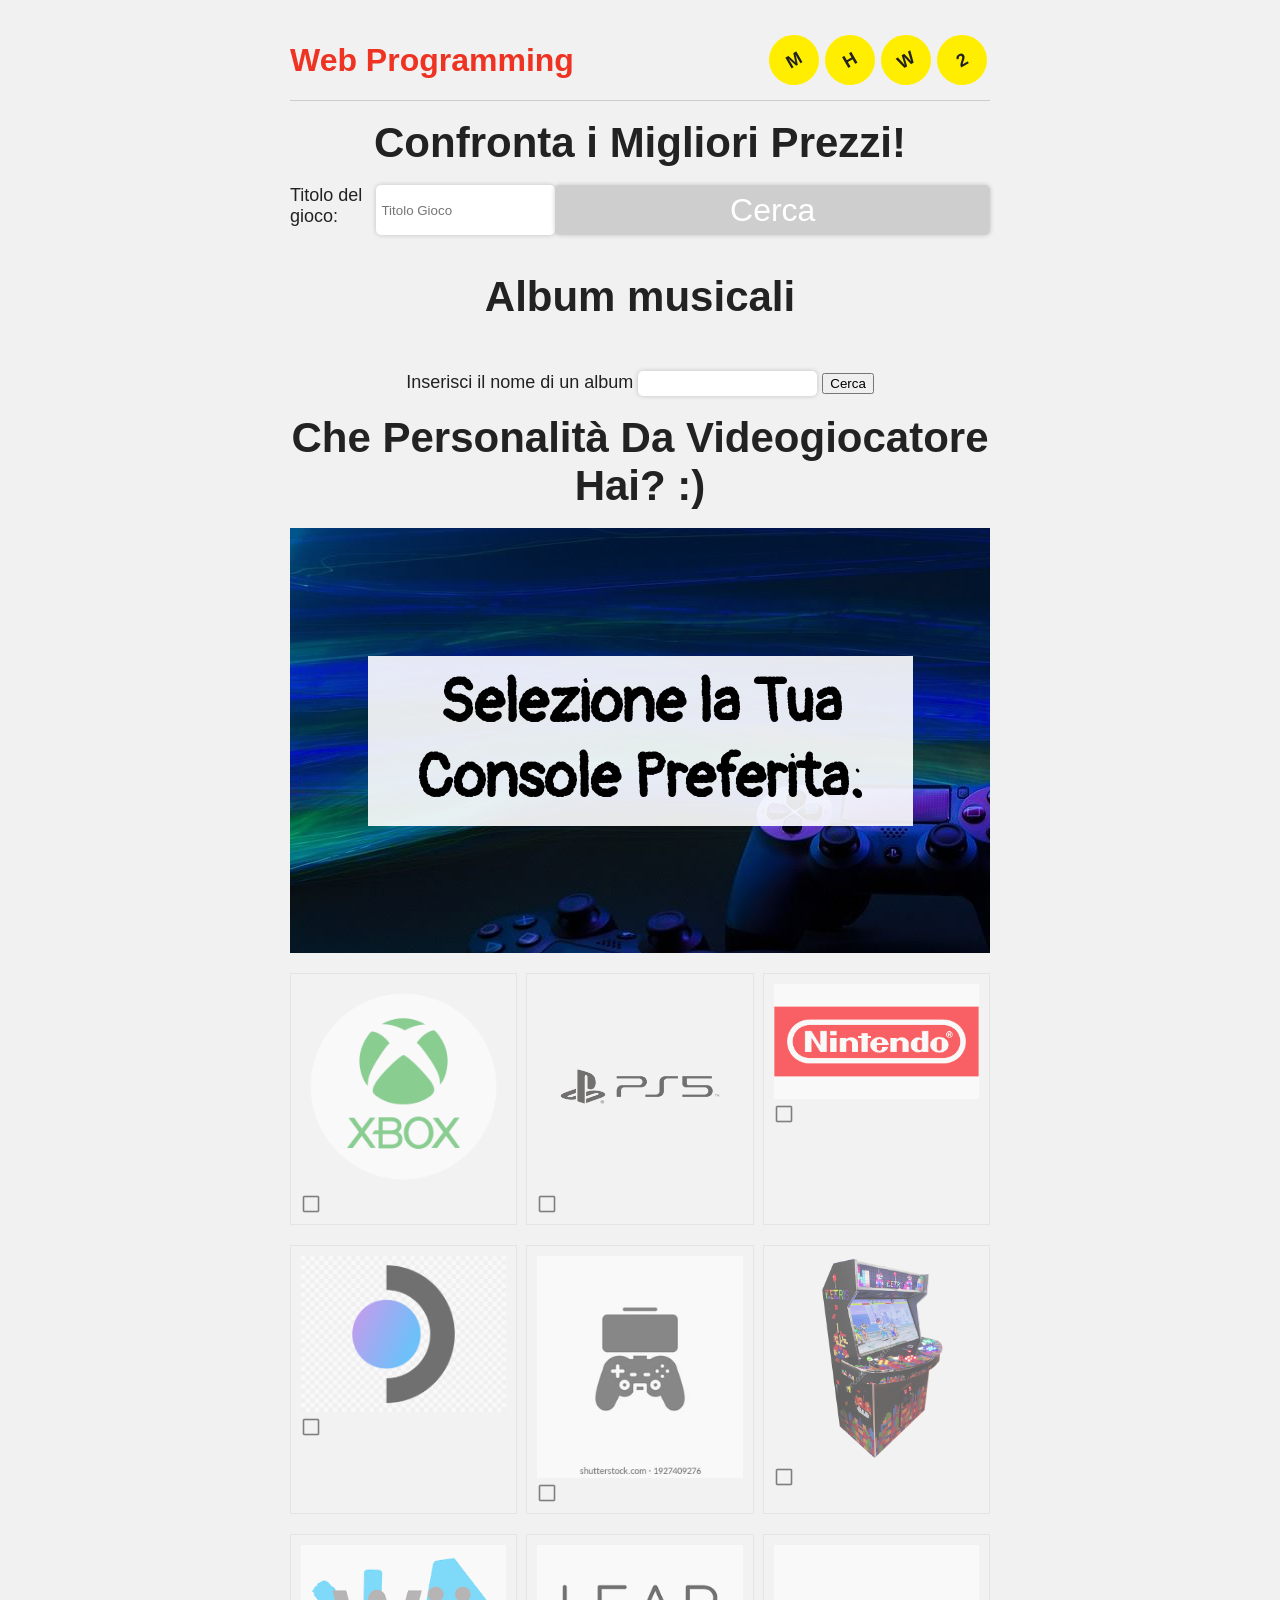
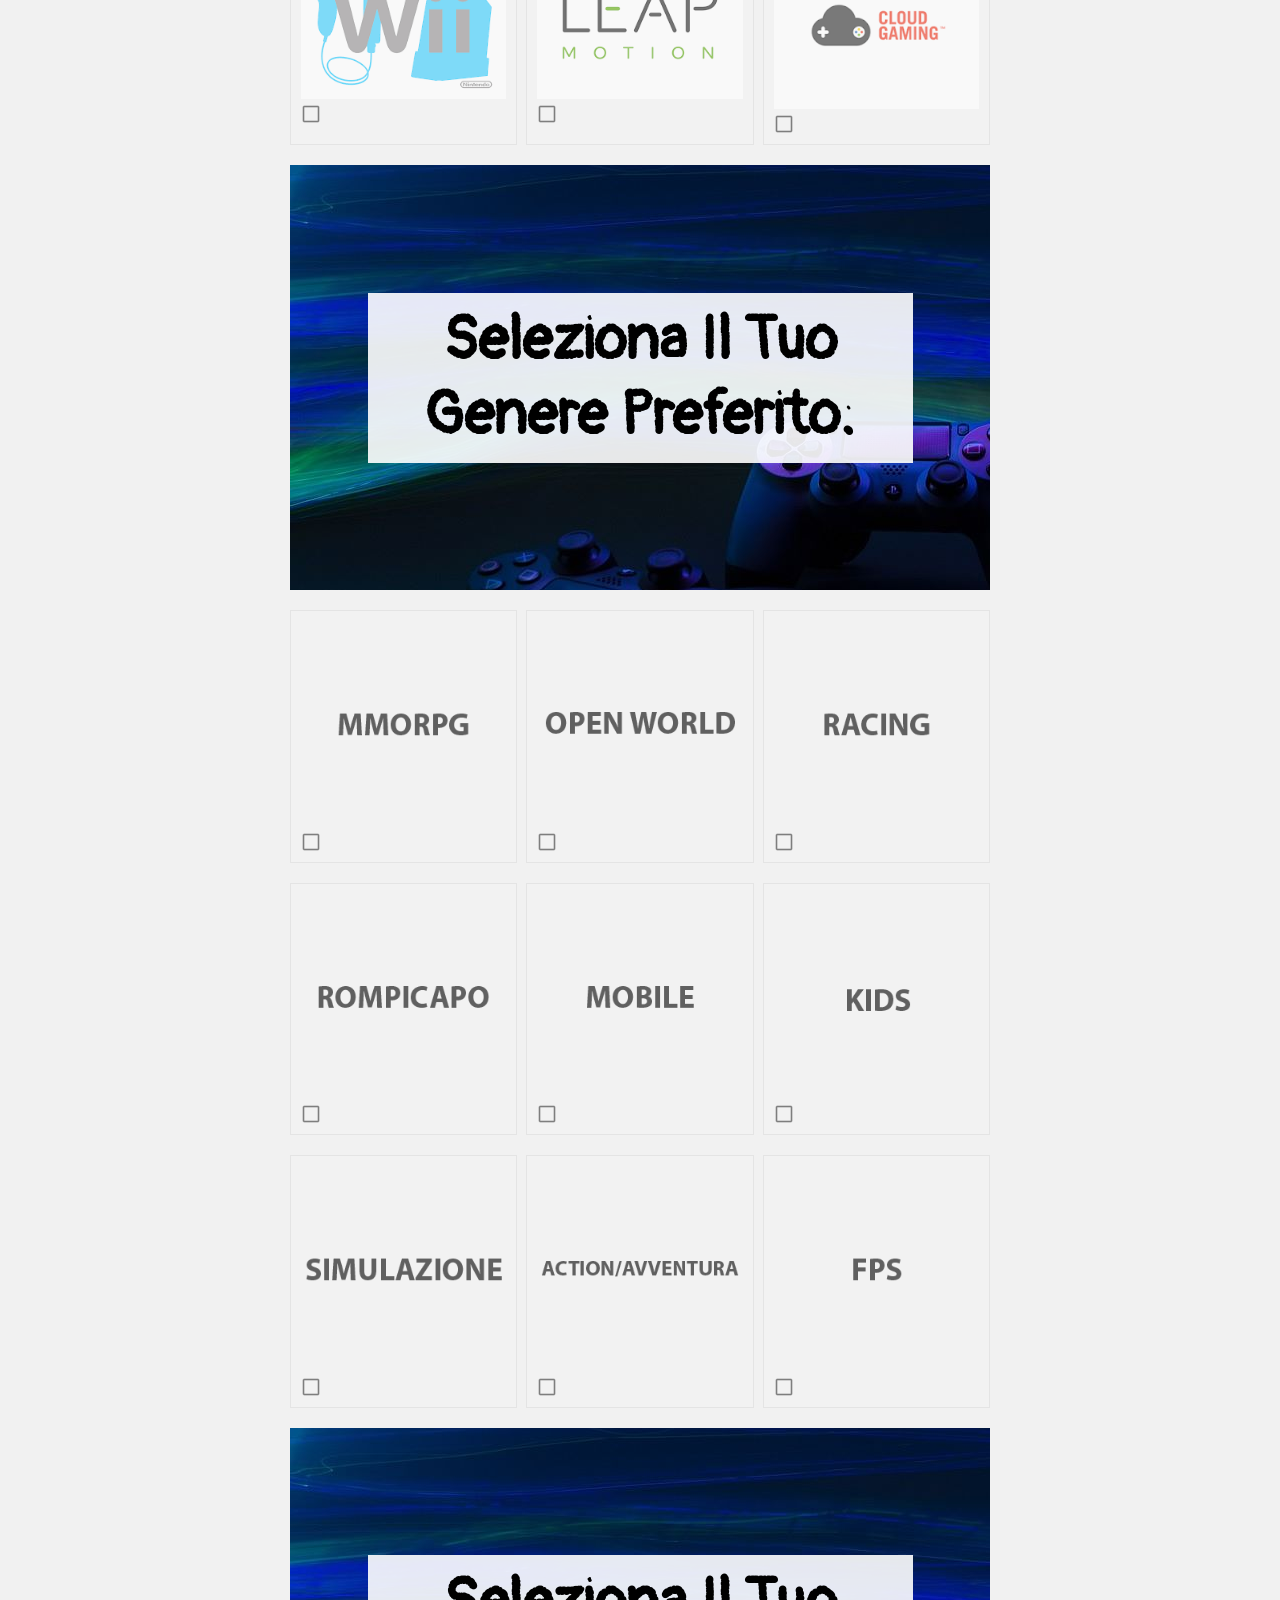
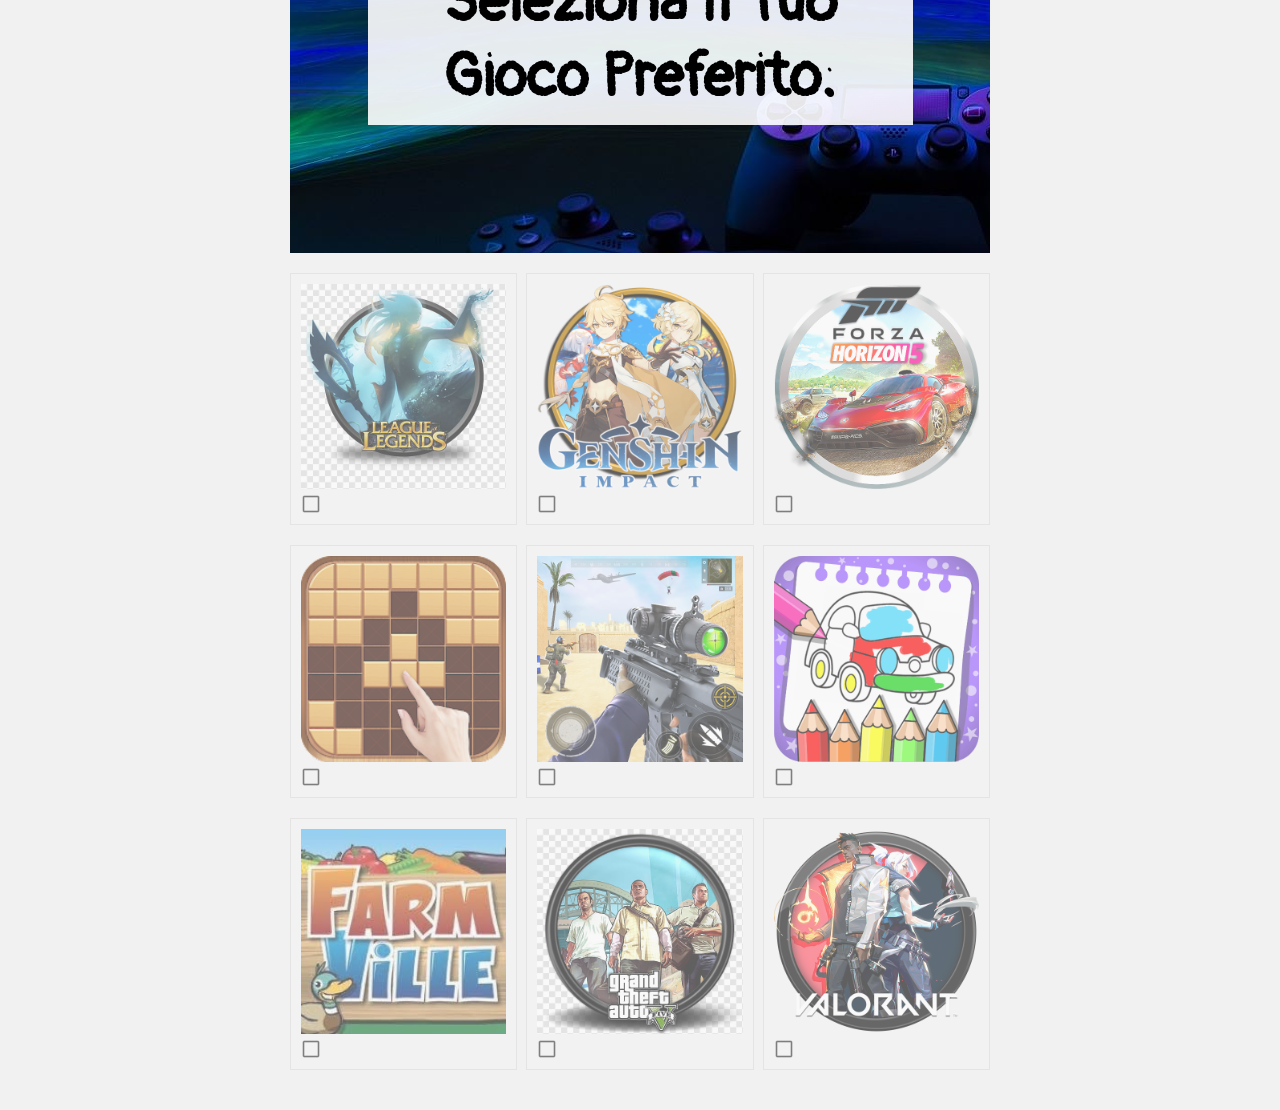
<file: index.html>
<!DOCTYPE html>
<html>

  <head>
    <meta charset="utf-8">
    <meta name="viewport" content="width=device-width, initial-scale=1.0">
    <title>Quiz personalita'!</title>
    <link href="https://fonts.googleapis.com/css?family=Pangolin:400,700|Proxima+Nova" rel="stylesheet" type="text/css">
    <link rel="stylesheet" href="spotify.css">
    <link rel="stylesheet" href="provided-style.css"/>
    <link rel="stylesheet" href="style.css"/>
    <script src="constants.js" defer="true"></script>
    <script src="script.js" defer="true"></script>
  </head>

  <body>
    <article>
      <header>
          <h1>Web Programming</h1>
          <div>
            <span>M</span>
            <span>H</span>
            <span>W</span>
            <span>2</span>
          </div>
      </header>

      <div class="container">
        <div class="colonna_sx">
            <div class="colonna">
                <h1>Confronta i Migliori Prezzi!</h1>
                <div id="search-container">
                    <label for="title-input">Titolo del gioco:</label>
                    <input type="text" id="title-input" placeholder="Titolo Gioco">
                    <button id="search-btn">Cerca</button>
                </div>
                <div id="game-prices"></div>
            </div>

            <h1>Album musicali</h1>
            <form>
                Inserisci il nome di un album
                <input type='text' id='album'>
                <input type='submit' id='submit' value='Cerca'>
            </form>

            <section id="album-view">
            </section>

            <script src="prezzo_giochi.js"></script>
            <script src="spotify.js"></script>

      
      <h1>Che Personalità Da Videogiocatore Hai? :) </h1>

      <section class="question-name">
        <h1>Selezione la Tua Console Preferita:</h1>
      </section>

      <section class="choice-grid">
        <div data-choice-id="blep" data-question-id="one"   >
          <img src="images/1_1.png"  />
          <img class="checkbox"  src="images/unchecked.png"/>
        </div>

        <div data-choice-id="happy" data-question-id="one">
          <img src="./images/1_2.png"/>
          <img class="checkbox"  src="images/unchecked.png"/>
        </div>

        <div data-choice-id="sleeping" data-question-id="one">
          <img src="./images/1_3.png"/>
          <img class="checkbox"  src="images/unchecked.png"/>
        </div>

        <div data-choice-id="dopey" data-question-id="one">
          <img src="./images/1_4.png"/>
          <img class="checkbox"  src="images/unchecked.png"/>
        </div>

        <div data-choice-id="burger" data-question-id="one">
          <img src="./images/1_5.png"/>
          <img class="checkbox"  src="images/unchecked.png"/>
        </div>

        <div data-choice-id="cart" data-question-id="one">
          <img src="./images/1_6.png"/>
          <img class="checkbox"  src="images/unchecked.png"/>
        </div>

        <div data-choice-id="nerd" data-question-id="one">
          <img src="./images/1_7.png"/>
          <img class="checkbox"  src="images/unchecked.png"/>
        </div>

        <div data-choice-id="shy" data-question-id="one">
          <img src="./images/1_8.png"/>
          <img class="checkbox"  src="images/unchecked.png"/>
        </div>

        <div data-choice-id="sleepy" data-question-id="one">
          <img src="./images/1_9.png"/>
          <img class="checkbox"  src="images/unchecked.png"/>
        </div>
      </section>

      <section class="question-name">
        <h1>Seleziona Il Tuo Genere Preferito:</h1>
      </section>

      <section class="choice-grid">
        <div data-choice-id="blep" data-question-id="two">
          <img src="images/2_1.png"/>
          <img class="checkbox"  src="images/unchecked.png"/>
        </div>

        <div data-choice-id="happy" data-question-id="two">
          <img src="./images/2_2.png"/>
          <img class="checkbox"  src="images/unchecked.png"/>
        </div>

        <div data-choice-id="sleeping" data-question-id="two">
          <img src="./images/2_3.png"/>
          <img class="checkbox"  src="images/unchecked.png"/>
        </div>

        <div data-choice-id="dopey" data-question-id="two">
          <img src="./images/2_4.png"/>
          <img class="checkbox"  src="images/unchecked.png"/>
        </div>

        <div data-choice-id="burger" data-question-id="two">
          <img src="./images/2_5.png"/>
          <img class="checkbox"  src="images/unchecked.png"/>
        </div>

        <div data-choice-id="cart" data-question-id="two">
          <img src="./images/2_6.png"/>
          <img class="checkbox"  src="images/unchecked.png"/>
        </div>

        <div data-choice-id="nerd" data-question-id="two">
          <img src="./images/2_7.png"/>
          <img class="checkbox"  src="images/unchecked.png"/>
        </div>

        <div data-choice-id="shy" data-question-id="two">
          <img src="./images/2_8.png"/>
          <img class="checkbox"  src="images/unchecked.png"/>
        </div>

        <div data-choice-id="sleepy" data-question-id="two">
          <img src="./images/2_9.png"/>
          <img class="checkbox"  src="images/unchecked.png"/>
        </div>
      </section>

      <section class="question-name">
        <h1>Seleziona Il Tuo Gioco Preferito:</h1>
      </section>

      <section class="choice-grid">
        <div data-choice-id="blep" data-question-id="three">
          <img src="images/3_1.png"/>
          <img class="checkbox"  src="images/unchecked.png"/>
        </div>

        <div data-choice-id="happy" data-question-id="three">
          <img src="./images/3_2.png"/>
          <img class="checkbox"  src="images/unchecked.png"/>
        </div>

        <div data-choice-id="sleeping" data-question-id="three">
          <img src="./images/3_3.png"/>
          <img class="checkbox"  src="images/unchecked.png"/>
        </div>

        <div data-choice-id="dopey" data-question-id="three">
          <img src="./images/3_4.png"/>
          <img class="checkbox"  src="images/unchecked.png"/>
        </div>

        <div data-choice-id="burger" data-question-id="three">
          <img src="./images/3_5.png"/>
          <img class="checkbox"  src="images/unchecked.png"/>
        </div>

        <div data-choice-id="cart" data-question-id="three">
          <img src="./images/3_6.png"/>
          <img class="checkbox"  src="images/unchecked.png"/>
        </div>

        <div data-choice-id="nerd" data-question-id="three">
          <img src="./images/3_7.png"/>
          <img class="checkbox"  src="images/unchecked.png"/>
        </div>

        <div data-choice-id="shy" data-question-id="three">
          <img src="./images/3_8.png"/>
          <img class="checkbox"  src="images/unchecked.png"/>
        </div>

        <div data-choice-id="sleepy" data-question-id="three">
          <img src="./images/3_9.png"/>
          <img class="checkbox"  src="images/unchecked.png"/>
        </div>
      </section>

    </article>

    <article id="risposta" class="hidden">

      
      <h1 id="Title"></h1>
      <p id="Contents"></p>
      <button>Ricomincia quiz!</button>
      
    </article>

  </body>
</html>
</file>
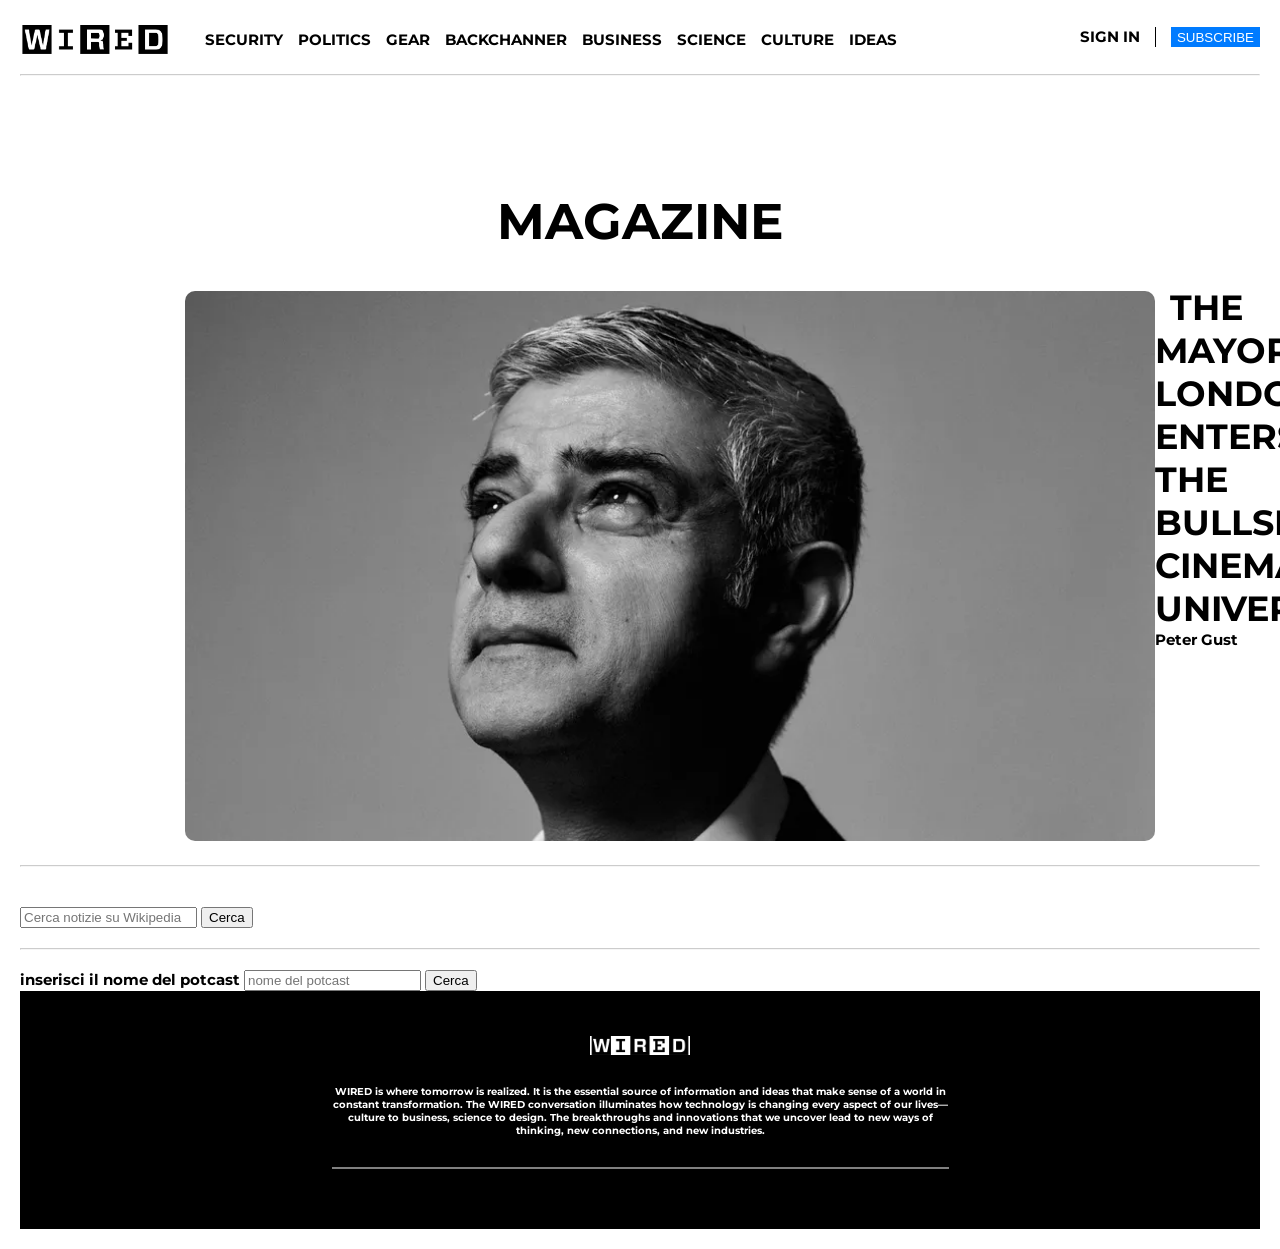
<file: mhw3.html>
<!DOCTYPE html>
<html lang="en">

<head>
    <meta charset="UTF-8">
    <meta name="viewport" content="width=device-width, initial-scale=1.0">
    <title>WIRED - Alessandro Andronico 1000016199</title>
    <link rel="stylesheet" href="mhw3.css">
    <link href="https://fonts.googleapis.com/css2?family=Montserrat:ital,wght@0,100..900;1,100..900&display=swap"
        rel="stylesheet">
    <link href="https://fonts.googleapis.com/css2?family=Space+Mono:ital,wght@0,400;0,700;1,400;1,700&display=swap"
        rel="stylesheet">
    <script type="text/javascript" src="mhw3.js"></script>
    <script type="text/javascript" src="scripts.js"></script>
    <script type="text/javascript" src="spotify.js"></script>
</head>

<body>
    <!--SEZIONE DELLA NAVBAR-->
    <nav>
        <img src="Wired_Logo.png" alt="">
        <div class="nav-links">
            <a href="https://www.wired.com/category/security/">SECURITY</a>
            <a href="https://www.wired.com/category/politics/">POLITICS</a>
            <a href="https://www.wired.com/category/gear/">GEAR</a>
            <a href="https://www.wired.com/category/backchannel/">BACKCHANNER</a>
            <a href="https://www.wired.com/category/business/">BUSINESS</a>
            <a href="https://www.wired.com/category/science/">SCIENCE</a>
            <a href="https://www.wired.com/category/culture/">CULTURE</a>
            <a href="https://www.wired.com/category/ideas/">IDEAS</a>
        </div>
        <div class="user">
            <a href="#">SIGN IN</a>
            <div class="separator"></div>
            <button id="SubscribeButton">SUBSCRIBE</button>
        </div>
    </nav>
    <hr>
    
    <div class="news">
        <h1>MAGAZINE</h1>
        <div class="news-content">
            <a href="https://www.wired.com/story/mayor-of-london-sadiq-khan-ulez-conspiracy/">
                <img src="Notizia_Grande.jpg" alt="">
            </a>
            <div class="news-text">
                <a href="https://www.wired.com/story/mayor-of-london-sadiq-khan-ulez-conspiracy/">THE MAYOR OF LONDON
                    ENTERS THE BULLSHIT CINEMATIC <br>UNIVERSE</a>
                <span>Peter Gust</span>
            </div>
        </div>
    </div>

    <hr>

    <div class="other_news">
        <div class="row">
            <div class="column">
                <!-- Resto del codice HTML rimane invariato -->
            </div>
        </div>
    </div>

    <!-- Aggiunta del form per la ricerca -->
    <form id="newsForm">
        <input type="text" id="newsInput" placeholder="Cerca notizie su Wikipedia">
        <button type="submit">Cerca</button>
    </form>

    <!--CONTENITORE PER LE NOTIZIE-->
    <div id="searchResults"></div>
    <hr>
    <!--FINE CONTENITORE PER LE NOTIZIE-->

    <!--CONTENITORE PER LA RIPRODUZIONE DI SPOTIFY-->
    <form id="music">
        <label for="author">inserisci il nome del potcast</label>
        <input type="text" id="author" placeholder="nome del potcast">
        <input type="submit" id="submit" value="Cerca"> 
    </form>

    <div id="song"></div>
    <section id="album-view"></section>


    </div>
    <section class="footer">
        <div class="footer-content">
            <img src="Wired_Logo.png" alt="Wired_Logo" class="wired-logo">
            <p class="footer-text">WIRED is where tomorrow is realized. It is the essential source of information and
                ideas that make sense of a world in <br>constant transformation. The WIRED conversation illuminates how technology
                is changing every aspect of our lives—<br>culture to business, science to design. The breakthroughs and
                innovations that we uncover lead to new ways of <br>thinking, new connections, and new industries.</p>

                <hr class="footer-line">
        </div>
    </section>

</body>

</html>
</file>
<file: spotify.css>
body {
    font-family: Helvetica, sans-serif;
  }
  
  #album-view {
    display: flex;
    flex-wrap: wrap;
    justify-content: center;
  }
  
  #album-view .album {
    margin: 10px;
    border: 1px solid slategray;
    padding: 5px;
    max-width: 150px;
    display: flex;
    flex-direction: column;
  }
  
  #album-view img {
    max-width: 100%;
  }
</file>
<file: provided-style.css>
article {
  margin: auto;
  width: 700px;
}

#author {
  font-size: 14px;
}

body {
  color: #222222;
  font-family: 'Proxima Nova', 'Helvetica', 'Arial', sans-serif;
  font-size: 18px;
  margin: 0;
  padding: 20px;
}

h1 {
  font-size: 42px;
  margin: 18px 0;
}

header h1 {
  font-size: 32px;
}

header {
  display: flex;
  border-bottom: 1px solid #cccccc;
  height: 80px;
}

header div,
header h1 {
  display: flex;
  flex-grow: 1;
}

header div,
header div span,
header h1 {
  display: flex;
  align-content: space-between;
  align-items: center;
}

header div {
  justify-content: flex-end;
}

header div span {
  display: flex;
  align-items: center;
  justify-content: center;
  border-radius: 100%;
  background-color: #ffee00;
  height: 50px;
  width: 50px;
  font-weight: bold;
  margin: 0 3px;
  transform: rotate(-30deg);
}

header h1 {
  color: #ee3322;
  font-family: 'Helvetica', sans-serif;
  justify-content: flex-start;
  margin: 0;
}

.choice-grid img.checkbox {
  margin-top: 5px;
  height: 20px;
  width: 20px;
}

p {
  margin: 18px 0;
}

.question-name {
  align-items: center;
  background-image: url('./images/background.png');
  display: flex;
  height: 425px;
  justify-content: center;
  margin-bottom: 20px;
  text-align: center;
  width: 100%;
}

.question-name h1 {
  background-color: rgba(255,255,255, 0.9);
  color: black;
  font-family: 'Pangolin', 'Trebuchet MS', cursive;
  font-size: 60px;
  padding: 10px;
  max-width: 75%;
}

body {
    font-family: Arial, sans-serif;
    background-color: #f1f1f1;
    padding: 20px;
  }
  
  form {
    text-align: center;
    margin-top: 50px;
  }


  h1 {
    text-align: center;
  }
  
  #search-container {
    margin-bottom: 20px;
    display: flex;
    justify-content: center;
  }
  
  label {
    margin-right: 10px;
  }
  
  input[type="text"] {
    padding: 5px;
    border-radius: 5px;
    border: none;
    box-shadow: 0 0 5px rgba(0, 0, 0, 0.2);
  }
  
  button {
    padding: 5px 10px;
    border-radius: 5px;
    border: none;
    background-color: #3498db;
    color: #fff;
    cursor: pointer;
    box-shadow: 0 0 5px rgba(0, 0, 0, 0.2);
  }
  
  #game-prices {
    display: flex;
    flex-wrap: wrap;
    justify-content: center;
  }
  
  .price {
    background-color: #fff;
    box-shadow: 0 0 5px rgba(0, 0, 0, 0.2);
    border-radius: 5px;
    padding: 10px;
    margin: 10px;
    width: 300px;
    max-width: 100%;
  }
  
  .price h3 {
    margin-top: 0;
  }
  
  .price p {
    margin: 5px 0;
  }
  
  .price a {
    display: block;
    text-align: center;
    margin-top: 10px;
    padding: 5px 10px;
    border-radius: 5px;
    border: none;
    background-color: #3498db;
    color: #fff;
    text-decoration: none;
  }
</file>
<file: style.css>
/* TODO: inserite il CSS necessario per completare il MHW! */
@media (max-width: 700px){
    body{
        width: 95%;
    }
    header div span{
        display:none;
    }
 
}
@media (max-width: 500px){
article .choice-grid div{
    width: calc(49% - 22px);
}

}


.choice-grid{
    display: flex;
    flex-wrap: wrap;
    
    justify-content: space-between;
    


    
}
.choice-grid div{
 width: calc(32.5% - 22px);
 background-color: #f4f4f4;
 opacity: 0.6;
 margin-bottom: 20px;
 padding:10px;
 border:solid;
 border-color: #dcdcdc;
 border-width: 1px;
 display: flex;
 flex-direction: column;
}
div.overlay{
    background-color: #cfe3ff;
    opacity: 1;
}
.question-name{
    background-repeat: no-repeat;
}
#risposta{
    margin-top: 40px;
    padding: 20px;
    
}
.hidden{
    display:none;
}

#Title{
    margin-bottom: 18px;
}
#Contents{
    margin-bottom:18px;
}

button{
    height:50px;
    width:100%;
    text-align:center;
    font-size:32px;
    background-color: #cecece;
}
button:hover{
    background-color:#e0e0e0;
}
</file>
<file: mhw3.css>
body {
    font-family: 'Montserrat';
    font-size: 15px;
    font-weight: bold;
    background-color: white;
    margin: 10px;
    padding: 10px;
}

nav {
    display: flex;
    align-items: center;
    justify-content: space-between;
}

.nav-links {
    display: flex;
    align-items: center;
    margin-top: 5px;
    margin-left: 20px;
    margin-right: auto;
}

.nav-links a,
a {
    text-decoration: none;
    margin-left: 15px;
    display: inline;
    color: black;
}

a:visited {
    text-decoration: none;

}

img {
    margin-top: 5px;
    width: 150px;
}

hr {
    margin: 20px 0;
    opacity: 50%;
}

.user{
    display: flex;
}

.user button {
    margin-left: 15px;
    border: none;
    background-color: #007bff;
    color: white;
    cursor: pointer;
}

.separator {
    border-left: 1px solid black;
    height: 20px;
    margin-left: 15px;
}

.news {
    text-align: left;
    margin-top: 115px;
}

.news h1 {
    font-size: 50px;
    text-align: center;
    margin-top: 115px;
}

.news-content {
    display: flex;
}

.news img {
    width: 970px;
    height: 550px;
    margin-left: 150px;
    border-radius: 10px;
}

.news-text a {
    text-align: left;
    font-size: 35px;
}

.news a:hover {
    text-decoration: underline;
}

.news-text span {
    display: flex;
   text-align: left;
   font-family: 'Montserrat', 'Space Mono';
   
}

.other_news {
    display: flex;
    flex-direction: column; 
    align-items: flex-start; 
}

.other_news .row {
    display: flex;
    flex-direction: column; 
    align-items: flex-start; 
}

.other_news .column {
    margin-bottom: 50px;
    margin: 10px 0; 
    display: flex; 
    flex-direction: column; 
}

.other_news img {
    width: 300px;
    height: auto; 
    border-radius: 10px;
    margin-bottom: 50px;
}

.footer {
    padding: 40px 0;
    background-color: black;
    display: flex;
    justify-content: center;
    align-items: center;
    flex-direction: column;
    text-align: center;
}

.footer-content {
    display: flex;
    flex-direction: column;
    align-items: center;
}

.wired-logo {
    width: 100px; 
    height: auto;
}

.footer-text {
    font-size: 10px; 
    color: white; 
    margin-top: 30px; 
}

.footer-line {
    width: 100%; 
    margin-top: 20px; 
    margin-bottom: 20px; 
    border: 1px solid white; 
}

.other_news .column a {
    display: flex;
    align-items: center; 
    text-decoration: none; 
    color: black; 
}

.other_news .column img {
    width: 150px; 
    height: auto; 
    border-radius: 10px; 
    margin-right: 10px; 
}

.other_news .column h3 {
    font-size: 16px; 
    margin: 0; 
    color: black; 
}
</file>
